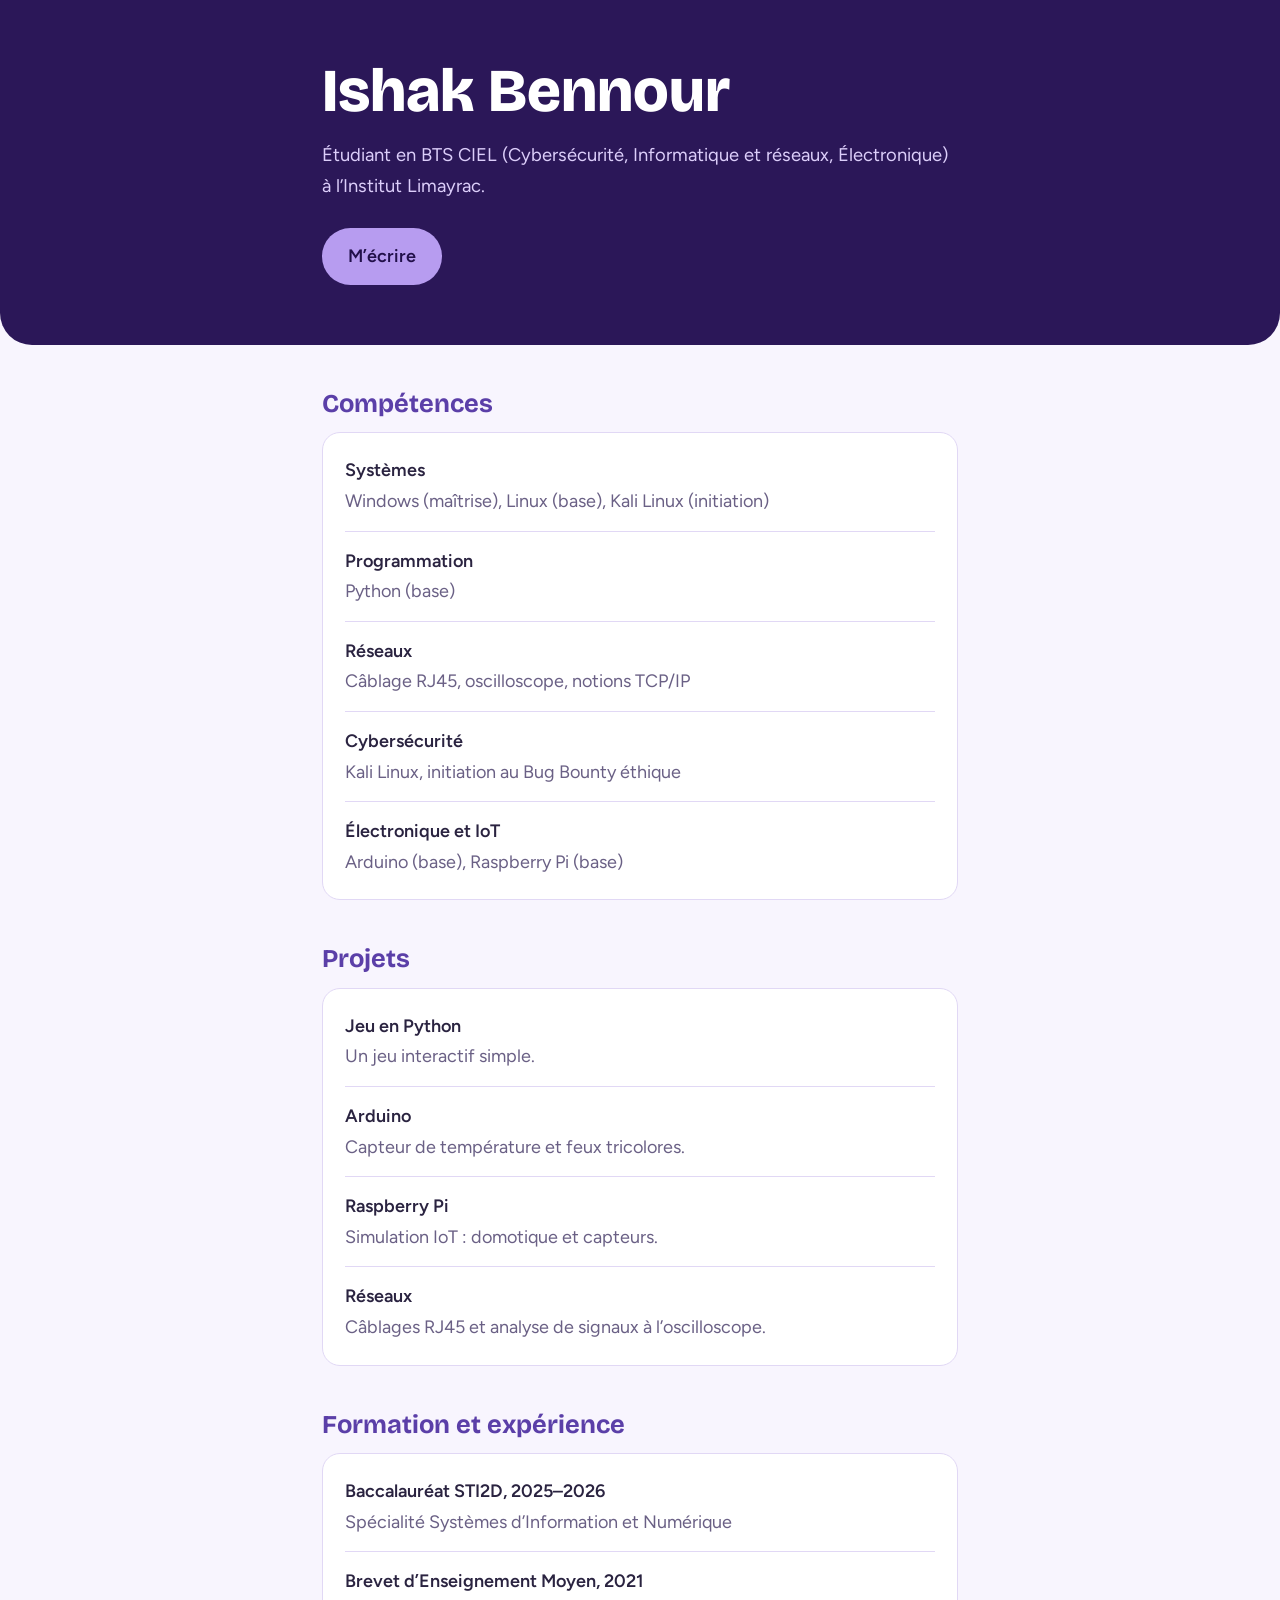
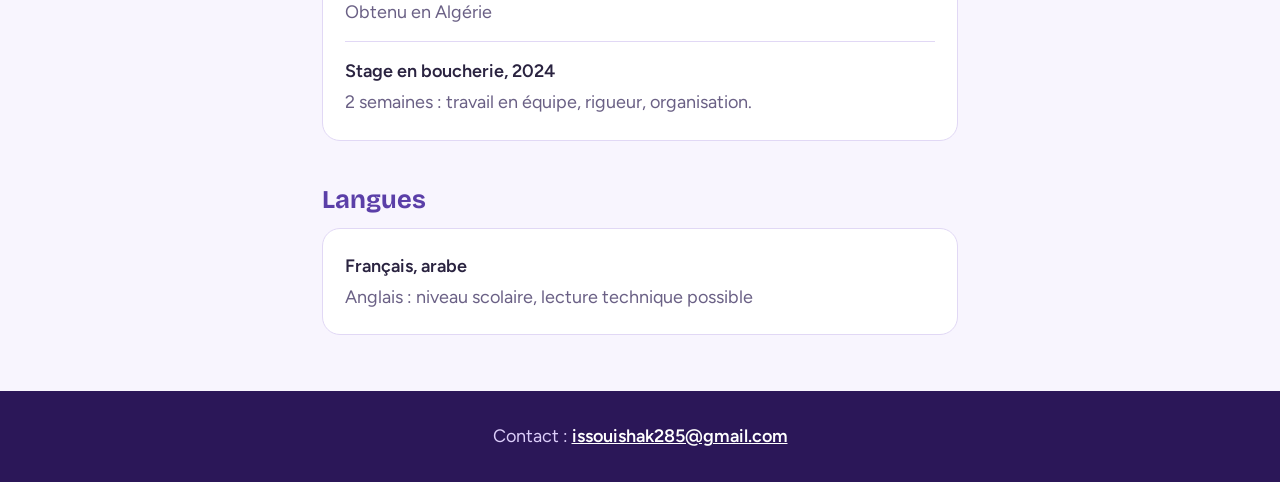
<file: index.html>
<!DOCTYPE html>
<html lang="fr">
<head>
<meta charset="utf-8">
<meta name="viewport" content="width=device-width, initial-scale=1, viewport-fit=cover">
<title>Ishak Bennour — Étudiant BTS CIEL</title>
<link rel="preconnect" href="https://fonts.googleapis.com">
<link rel="preconnect" href="https://fonts.gstatic.com" crossorigin>
<link href="https://fonts.googleapis.com/css2?family=Bricolage+Grotesque:wght@700;800&family=Figtree:wght@400;600&display=swap" rel="stylesheet">
<link rel="stylesheet" href="style.css">
</head>
<body>
<header>
  <div class="wrap">
    <h1>Ishak Bennour</h1>
    <p>Étudiant en BTS CIEL (Cybersécurité, Informatique et réseaux, Électronique) à l’Institut Limayrac.</p>
    <a class="btn" href="mailto:issouishak285@gmail.com">M’écrire</a>
  </div>
</header>

<main class="wrap">
  <section>
    <h2>Compétences</h2>
    <div class="box">
      <div class="row"><b>Systèmes</b><span>Windows (maîtrise), Linux (base), Kali Linux (initiation)</span></div>
      <div class="row"><b>Programmation</b><span>Python (base)</span></div>
      <div class="row"><b>Réseaux</b><span>Câblage RJ45, oscilloscope, notions TCP/IP</span></div>
      <div class="row"><b>Cybersécurité</b><span>Kali Linux, initiation au Bug Bounty éthique</span></div>
      <div class="row"><b>Électronique et IoT</b><span>Arduino (base), Raspberry Pi (base)</span></div>
    </div>
  </section>

  <section>
    <h2>Projets</h2>
    <div class="box">
      <div class="row"><b>Jeu en Python</b><span>Un jeu interactif simple.</span></div>
      <div class="row"><b>Arduino</b><span>Capteur de température et feux tricolores.</span></div>
      <div class="row"><b>Raspberry Pi</b><span>Simulation IoT : domotique et capteurs.</span></div>
      <div class="row"><b>Réseaux</b><span>Câblages RJ45 et analyse de signaux à l’oscilloscope.</span></div>
    </div>
  </section>

  <section>
    <h2>Formation et expérience</h2>
    <div class="box">
      <div class="row"><b>Baccalauréat STI2D, 2025–2026</b><span>Spécialité Systèmes d’Information et Numérique</span></div>
      <div class="row"><b>Brevet d’Enseignement Moyen, 2021</b><span>Obtenu en Algérie</span></div>
      <div class="row"><b>Stage en boucherie, 2024</b><span>2 semaines : travail en équipe, rigueur, organisation.</span></div>
    </div>
  </section>

  <section>
    <h2>Langues</h2>
    <div class="box">
      <div class="row"><b>Français, arabe</b><span>Anglais : niveau scolaire, lecture technique possible</span></div>
    </div>
  </section>
</main>

<footer><div class="wrap">Contact : <a href="mailto:issouishak285@gmail.com">issouishak285@gmail.com</a></div></footer>
</body>
</html>
</file>
<file: style.css>
:root{
  --deep:#2B1758; --mid:#5B3FA8; --lilac:#B79CF0; --mist:#EDE6FB;
  --bg:#F8F5FE; --card:#FFFFFF; --text:#2A2340; --muted:#6A6085; --line:#E1D8F5;
  box-sizing:border-box;
  padding-top:env(safe-area-inset-top,0px); padding-bottom:env(safe-area-inset-bottom,0px);
}
@media (prefers-color-scheme:dark){
  :root:not([data-theme="light"]){--bg:#160D2B;--card:#221540;--text:#F1ECFC;--muted:#BDB1D9;--line:#3A2865;--mid:#C4ADF5}
}
:root[data-theme="dark"]{--bg:#160D2B;--card:#221540;--text:#F1ECFC;--muted:#BDB1D9;--line:#3A2865;--mid:#C4ADF5}
*,*::before,*::after{box-sizing:border-box}
body{margin:0;background:var(--bg);color:var(--text);font:400 18px/1.7 Figtree,system-ui,-apple-system,"Segoe UI",sans-serif}
h1,h2{font-family:"Bricolage Grotesque",Figtree,system-ui,sans-serif;margin:0;line-height:1.15}
a{color:inherit}
:focus-visible{outline:3px solid var(--lilac);outline-offset:3px;border-radius:6px}
.wrap{max-width:680px;margin:0 auto;padding:0 22px}

header{background:var(--deep);color:#fff;padding:56px 0 60px;border-radius:0 0 32px 32px}
header h1{font-size:clamp(2.4rem,10vw,3.8rem);font-weight:800}
header p{margin:14px 0 0;color:#DCCEFA;font-size:1.15rem}
.btn{display:inline-block;margin-top:26px;background:var(--lilac);color:#22104A;font-weight:600;text-decoration:none;padding:13px 26px;border-radius:99px}
.btn:hover{filter:brightness(1.08)}

section{padding-top:44px}
h2{font-size:1.6rem;font-weight:700;color:var(--mid);margin-bottom:14px}
.box{background:var(--card);border:1px solid var(--line);border-radius:18px;padding:8px 22px}
.row{padding:14px 0;border-bottom:1px solid var(--line)}
.row:last-child{border-bottom:0}
.row b{display:block;font-weight:600}
.row span{color:var(--muted)}
footer{margin-top:56px;background:var(--deep);color:#DCCEFA;padding:30px 0;text-align:center}
footer a{color:#fff;font-weight:600}
</file>
